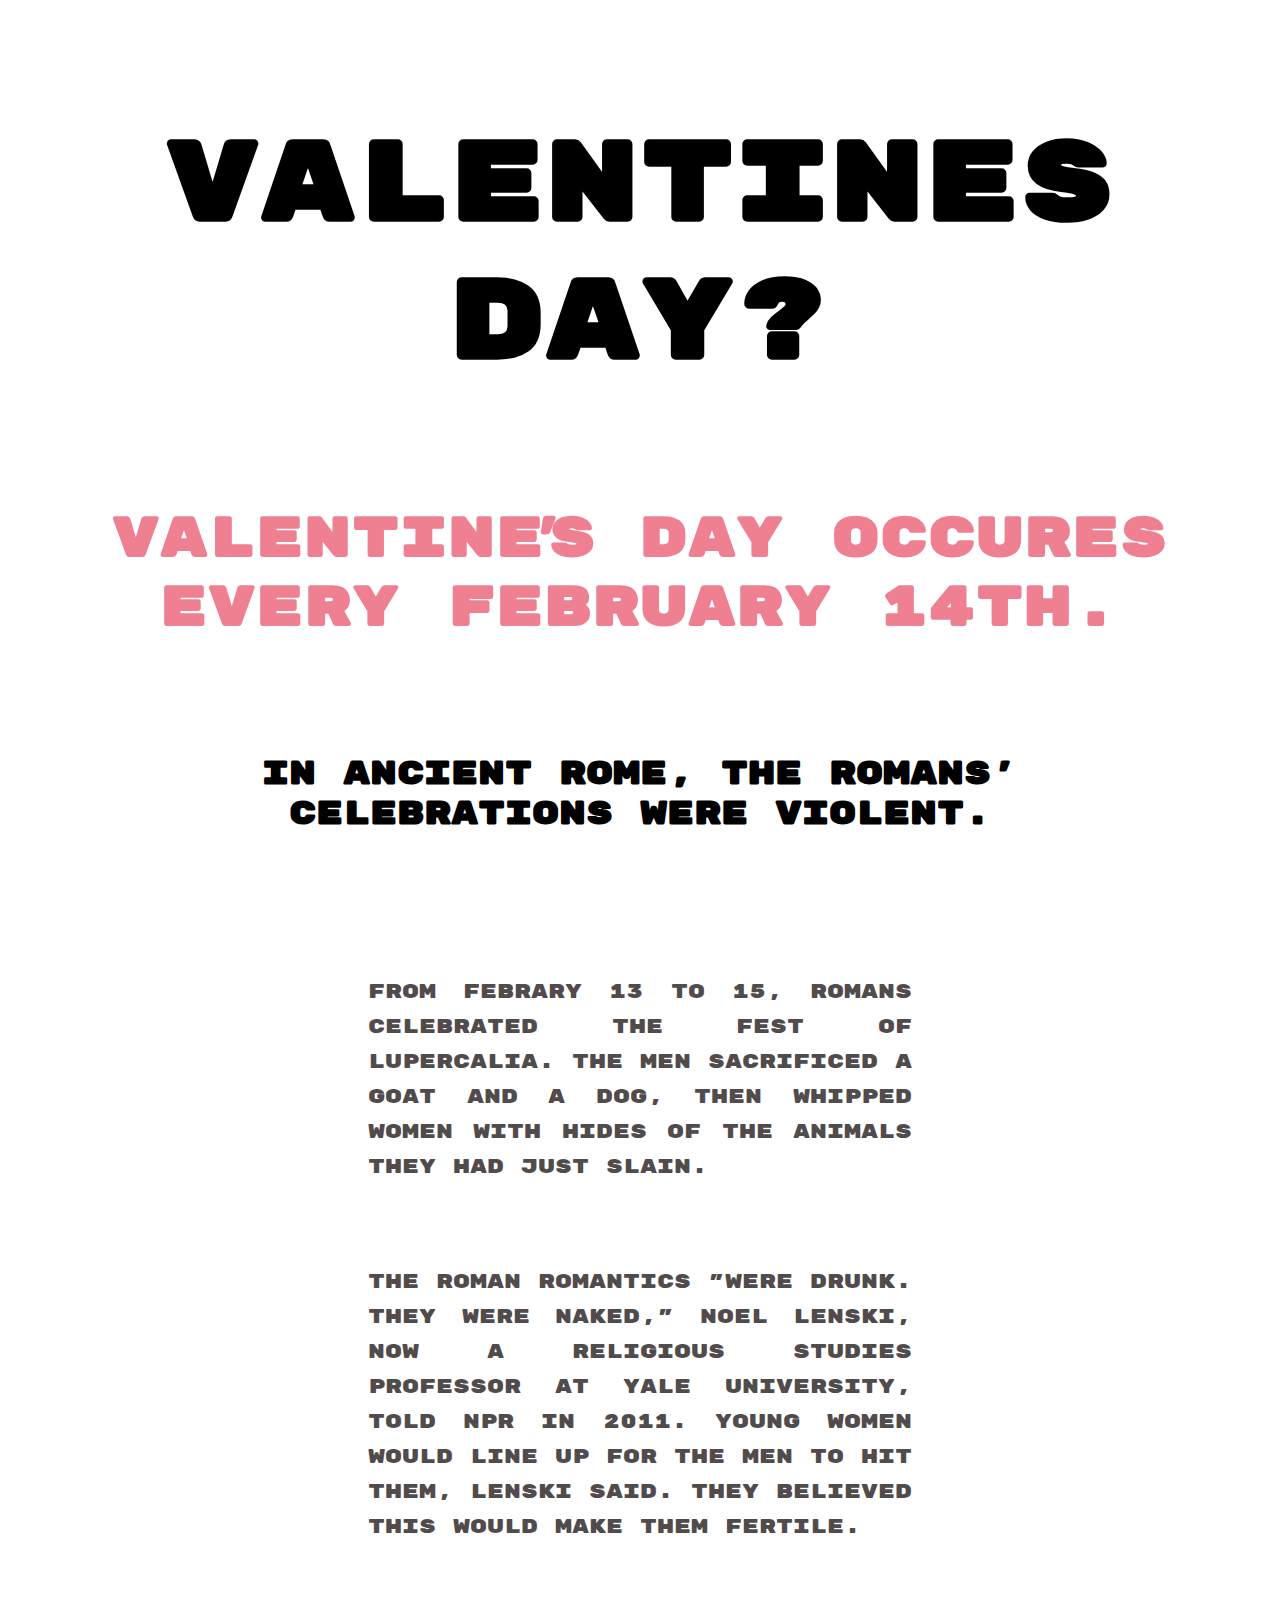
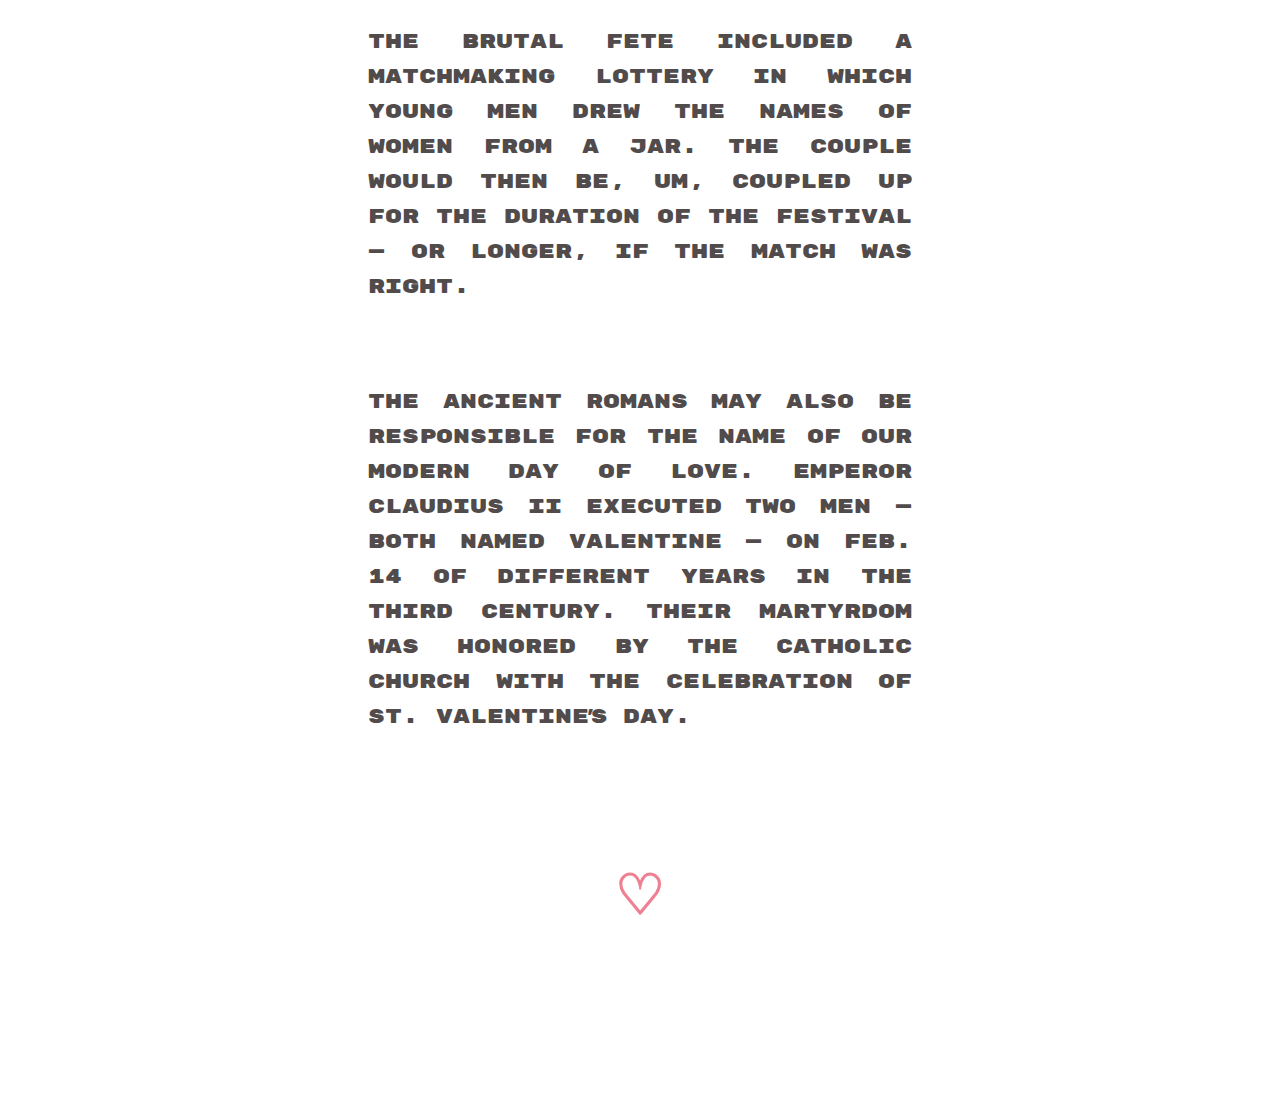
<file: 1_1_getting_started/index.html>
<!DOCTYPE html>
  <head>
    <meta charset="utf-8">
    <title>v-day</title>
    <link rel="stylesheet" href="https://fonts.googleapis.com/css2?family=Rubik+Mono+One&family=Rubik:wght@500&display=swap">
    <link rel="stylesheet" href="./style.css">
  </head>
  <body>
    <h1>valentines day?</h1>
  
    <h2>valentine's day occures every February 14th. </h2>
    <br>
    <h3>In ancient Rome, the Romans' celebrations were violent.</h3>
    <br>
    <p>From Febrary 13 to 15, Romans celebrated the fest of Lupercalia. The men sacrificed a goat and a dog, then whipped women with hides of the animals they had just slain.
    </p>
    <p>The Roman romantics "were drunk. They were naked," Noel Lenski, now a religious studies professor at Yale University, told NPR in 2011. Young women would line up for the men to hit them, Lenski said. They believed this would make them fertile.</p>
    <p>The brutal fete included a matchmaking lottery in which young men drew the names of women from a jar. The couple would then be, um, coupled up for the duration of the festival — or longer, if the match was right.</p>
    <p>The ancient Romans may also be responsible for the name of our modern day of love. Emperor Claudius II executed two men — both named Valentine — on Feb. 14 of different years in the third century. Their martyrdom was honored by the Catholic Church with the celebration of St. Valentine's Day.</p>
    <br>
    <h2>♡</h2>
  </body>
</html>
</file>
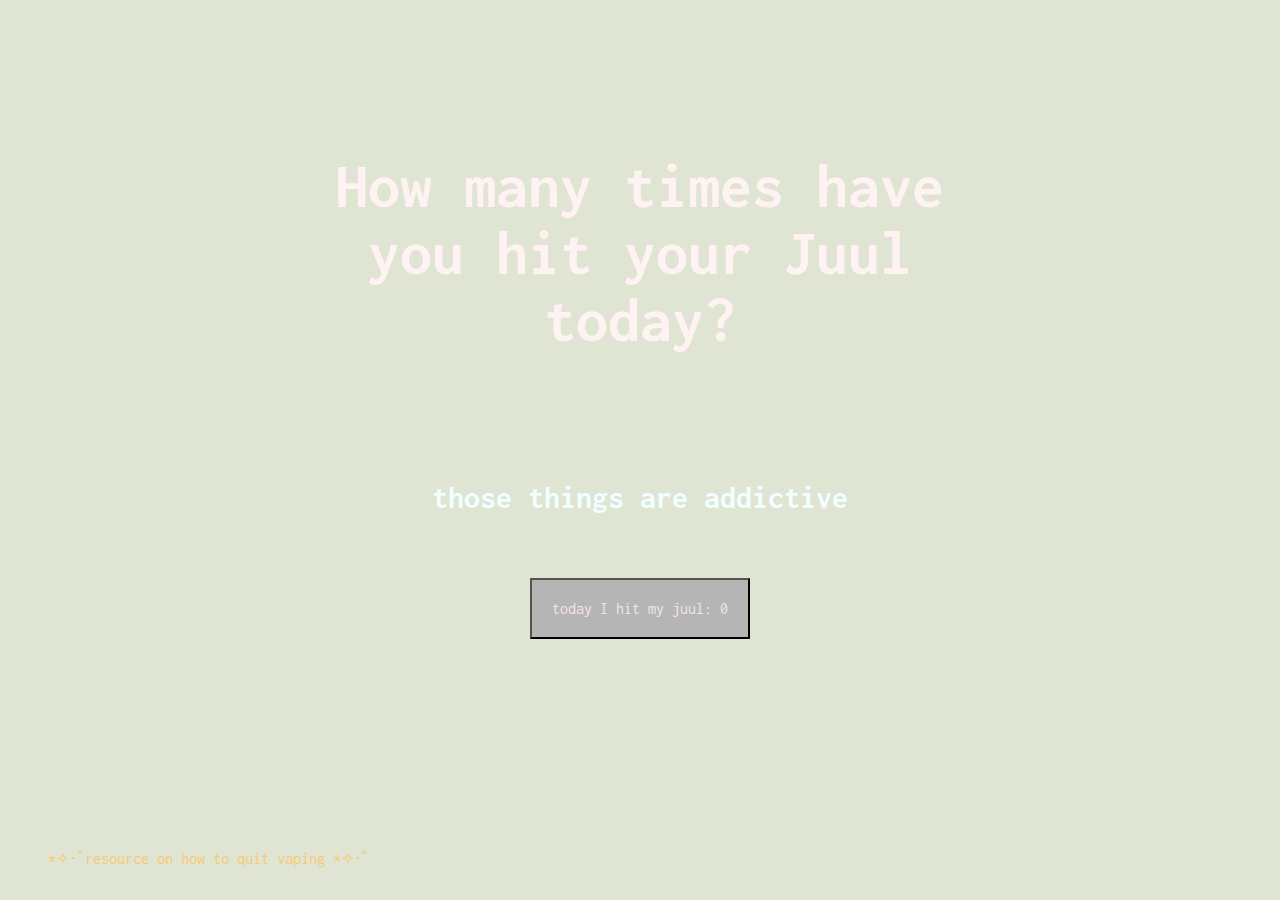
<file: 1_3_intro_to_js/index.html>
<!DOCTYPE html>
<head>
  <meta charset="utf-8">
  <title>where's my juul?</title>
 <!-- Incosolata Font -->

  <link rel="preconnect" href="https://fonts.googleapis.com">
  <link rel="preconnect" href="https://fonts.gstatic.com" crossorigin>
  <link href="https://fonts.googleapis.com/css2?family=Inconsolata:wght@400;700&display=swap" rel="stylesheet">

  <link rel="stylesheet" href="./style.css">

</head>
<body>
  <h1>How many times have you hit your Juul today?</h1>
  <h3>those things are addictive</h3>
  <div class="main">
  <!-- Button -->
  <button id="clickme">today I hit my juul: 0</button>
  <script src="main.js"></script>
</div>
<p><a href="https://www.healthline.com/health/how-to-quit-vaping">*✧･ﾟresource on how to quit vaping *✧･ﾟ</a></p>
</body>
</html>
</file>
<file: 1_1_getting_started/style.css>
body {
  font-family: 'Rubik Mono One', 'Rubik', sans-serif;  
  font-size: 16px;
  padding: 5em;
}

h1 {
  font-size: 7em;
  margin: 0.25em 0;
  text-align: center;
  padding-bottom: .75em;
}

h2 {
  font-size:3.5em;
  margin: .5em 0;
  text-align: center;
  padding-bottom: 1em;
  color: rgba(232, 85, 109, 0.749)

}

h3 {
  font-size: 2em;
  margin: 0.25em 0;
  text-align: center;
  padding-bottom: 1em;

}

p {
  font-family: 'Rubik Mono One', sans-serif;
  font-size: 1.25em;
  margin: 4em 14em;
  color: rgb(81, 75, 76);
  text-align: justify;
  line-height: 1.75em;

 

  
}
</file>
<file: 1_3_intro_to_js/style.css>
body {
  font-family: 'Inconsolata', monospace;
  font-size: 16px;
  padding: 1em;
  background-color: rgba(198, 208, 178, 0.57);
}

h1 {
  font-size: 4em;
  text-align: center;
  color: rgb(255, 242, 242);
  margin: 2em 4em;

}

h3 {
  font-size: 2em;
  margin: 0.25em 0;
  text-align: center;
  color:azure;
  margin: 1em 8em;
}

p {
  font-family: 'Inconsolata';
  font-size: 1em;
  bottom: 1rem;
  left: 3rem;
  z-index: 1;
  position: fixed;
  

}


a:-webkit-any-link {
  color: rgba(251, 199, 102, 0.957);
  cursor: pointer;
  text-decoration-line: none;

}
a:hover {
  color: hotpink;
}


.main {
  margin: 100px auto;
  text-align: center;
  margin: 4em 16em;
}

button {
  padding: 20px;
  background: rgb(181, 181, 182);
  font-family: "Inconsolata";
  font-size: 1em;
  color: rgb(245, 230, 230);
}
section {
  padding: 2em 0;
}
</file>
